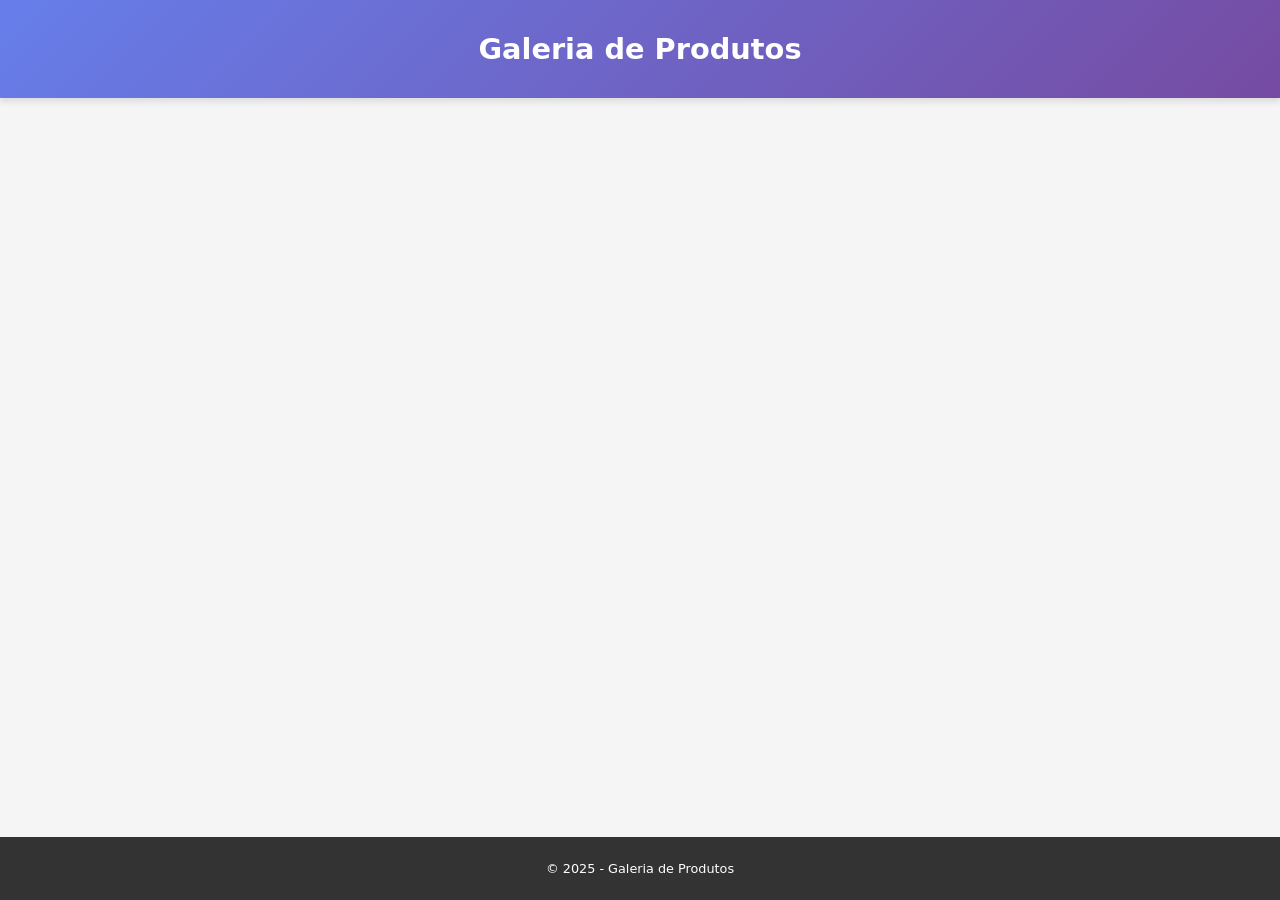
<file: exercises/index.html>
<!DOCTYPE html>
<html lang="pt-BR">
<head>
  <meta charset="UTF-8">
  <meta name="viewport" content="width=device-width, initial-scale=1.0">
  <title>Musculação OOP - Exercício 01</title>
  <link rel="stylesheet" href="styles.css">
</head>
<body>
  <div id="root"></div>
  <script type="module" src="pages/index.js"></script>
</body>
</html>
</file>
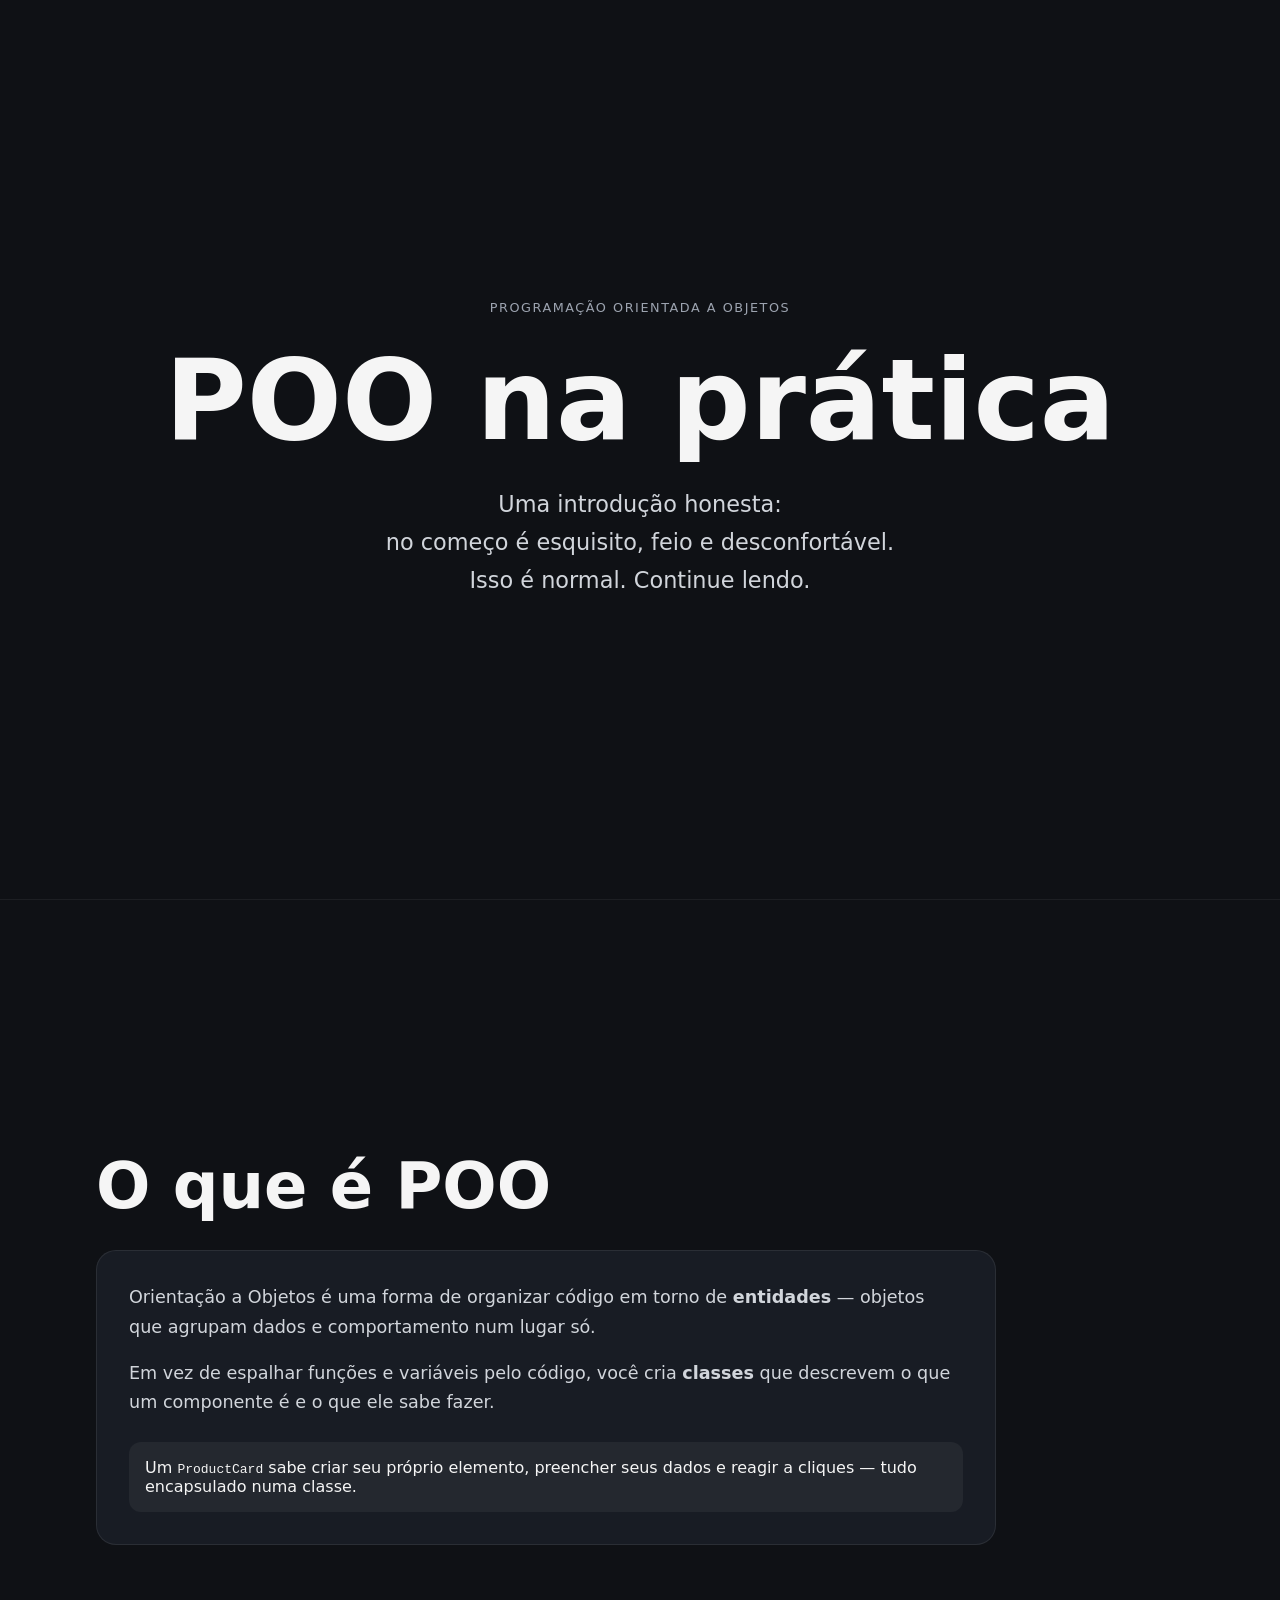
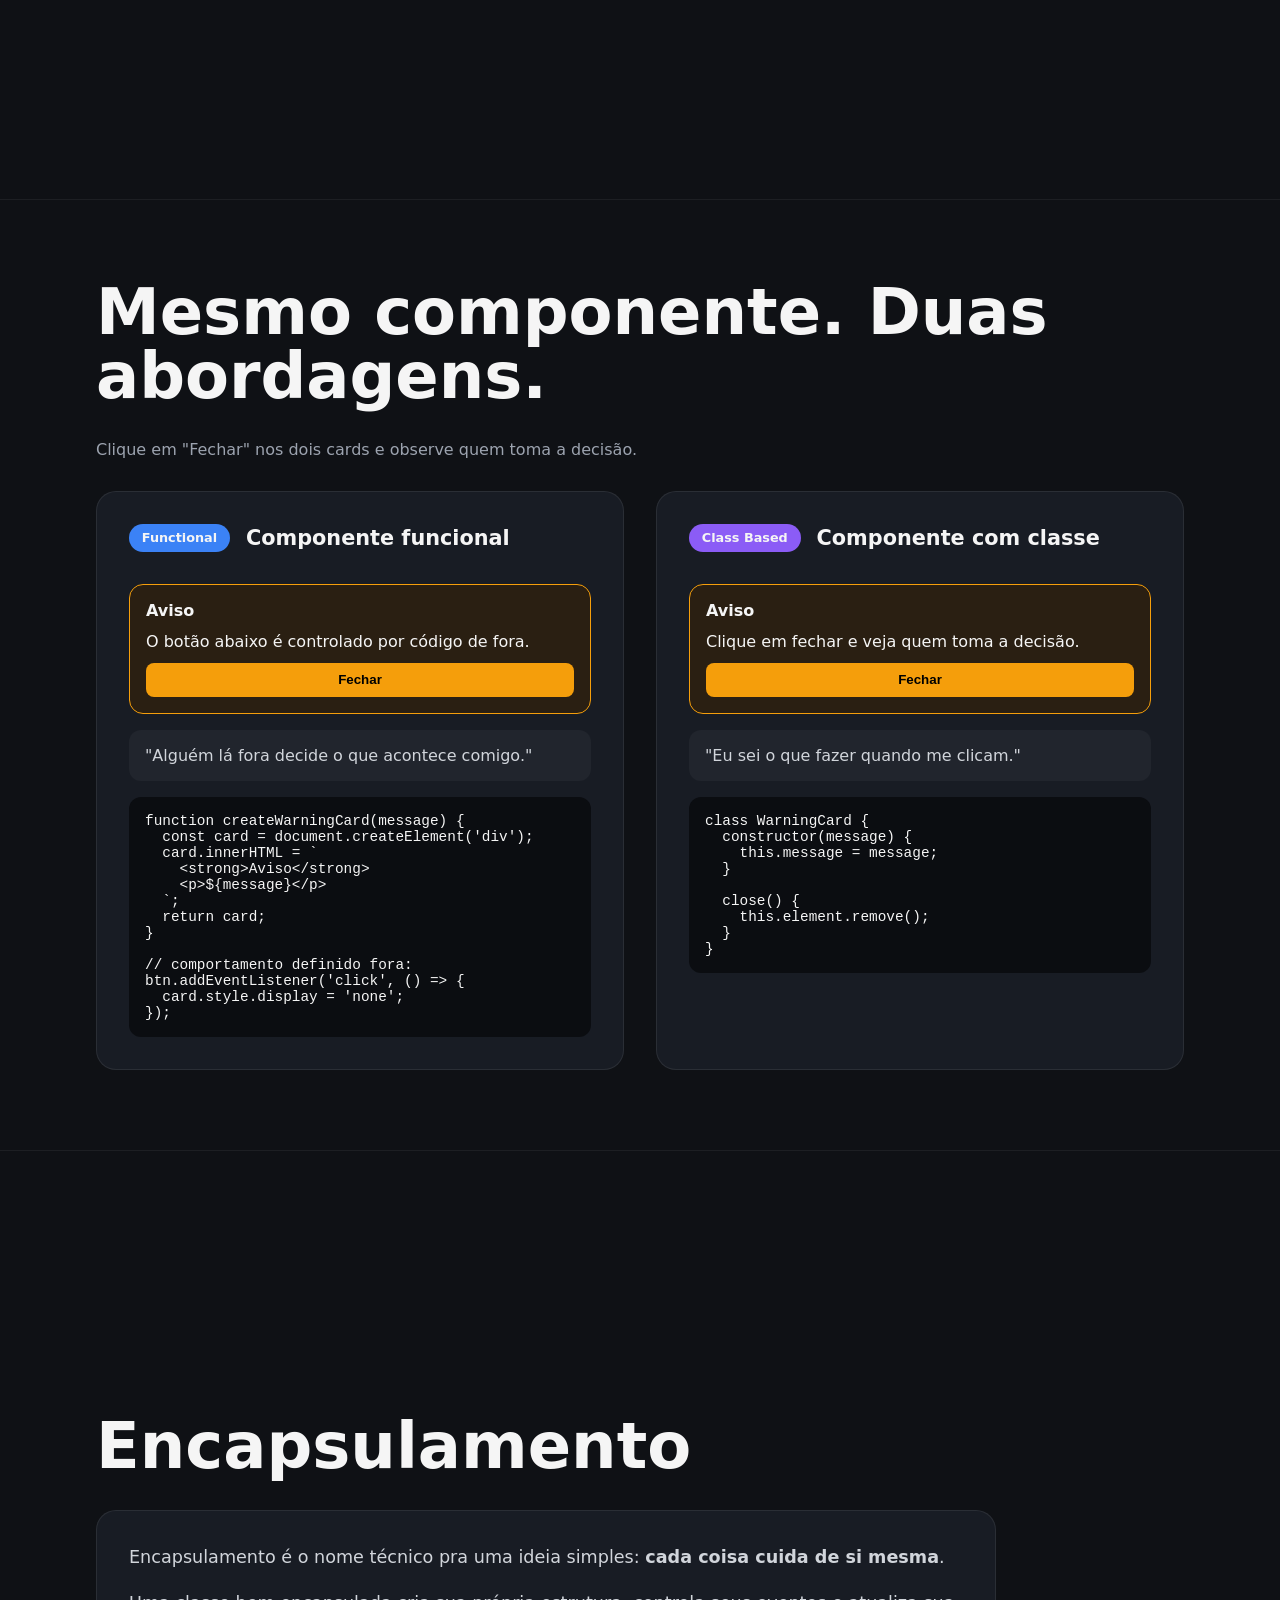
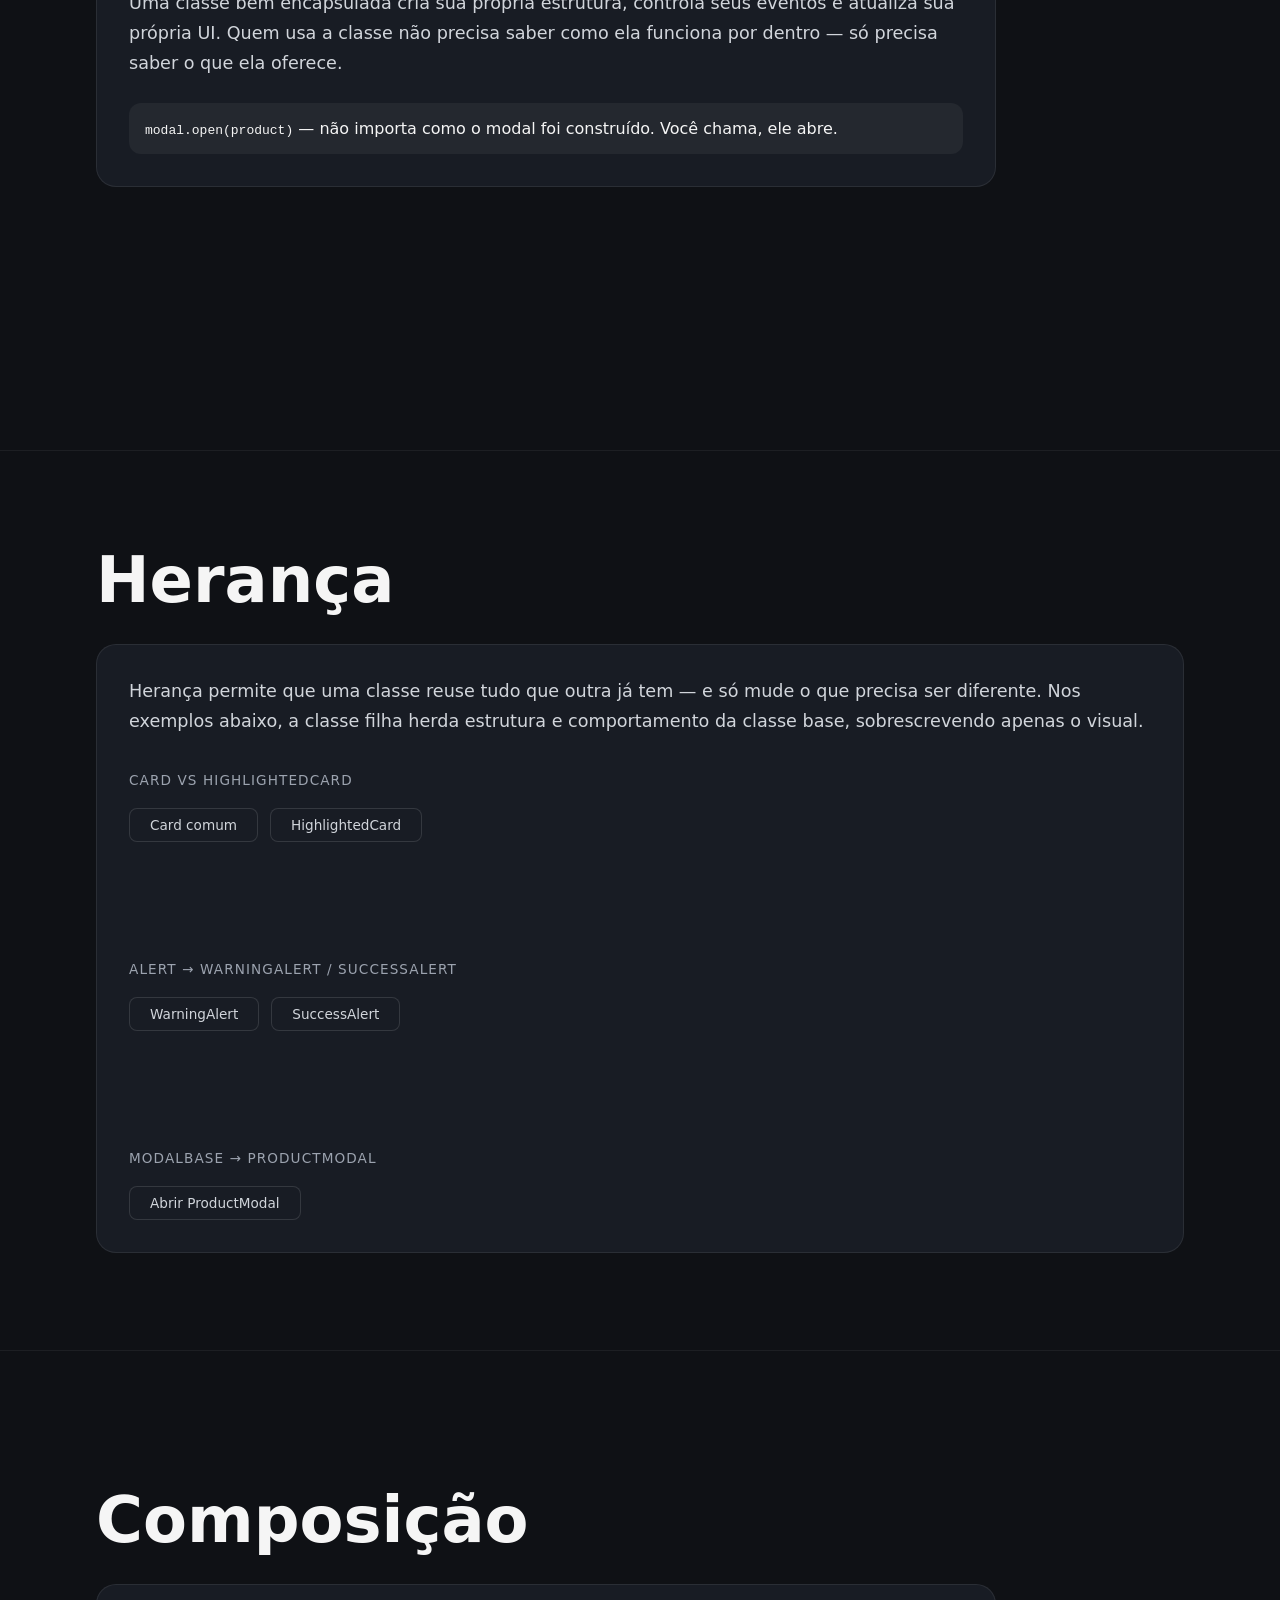
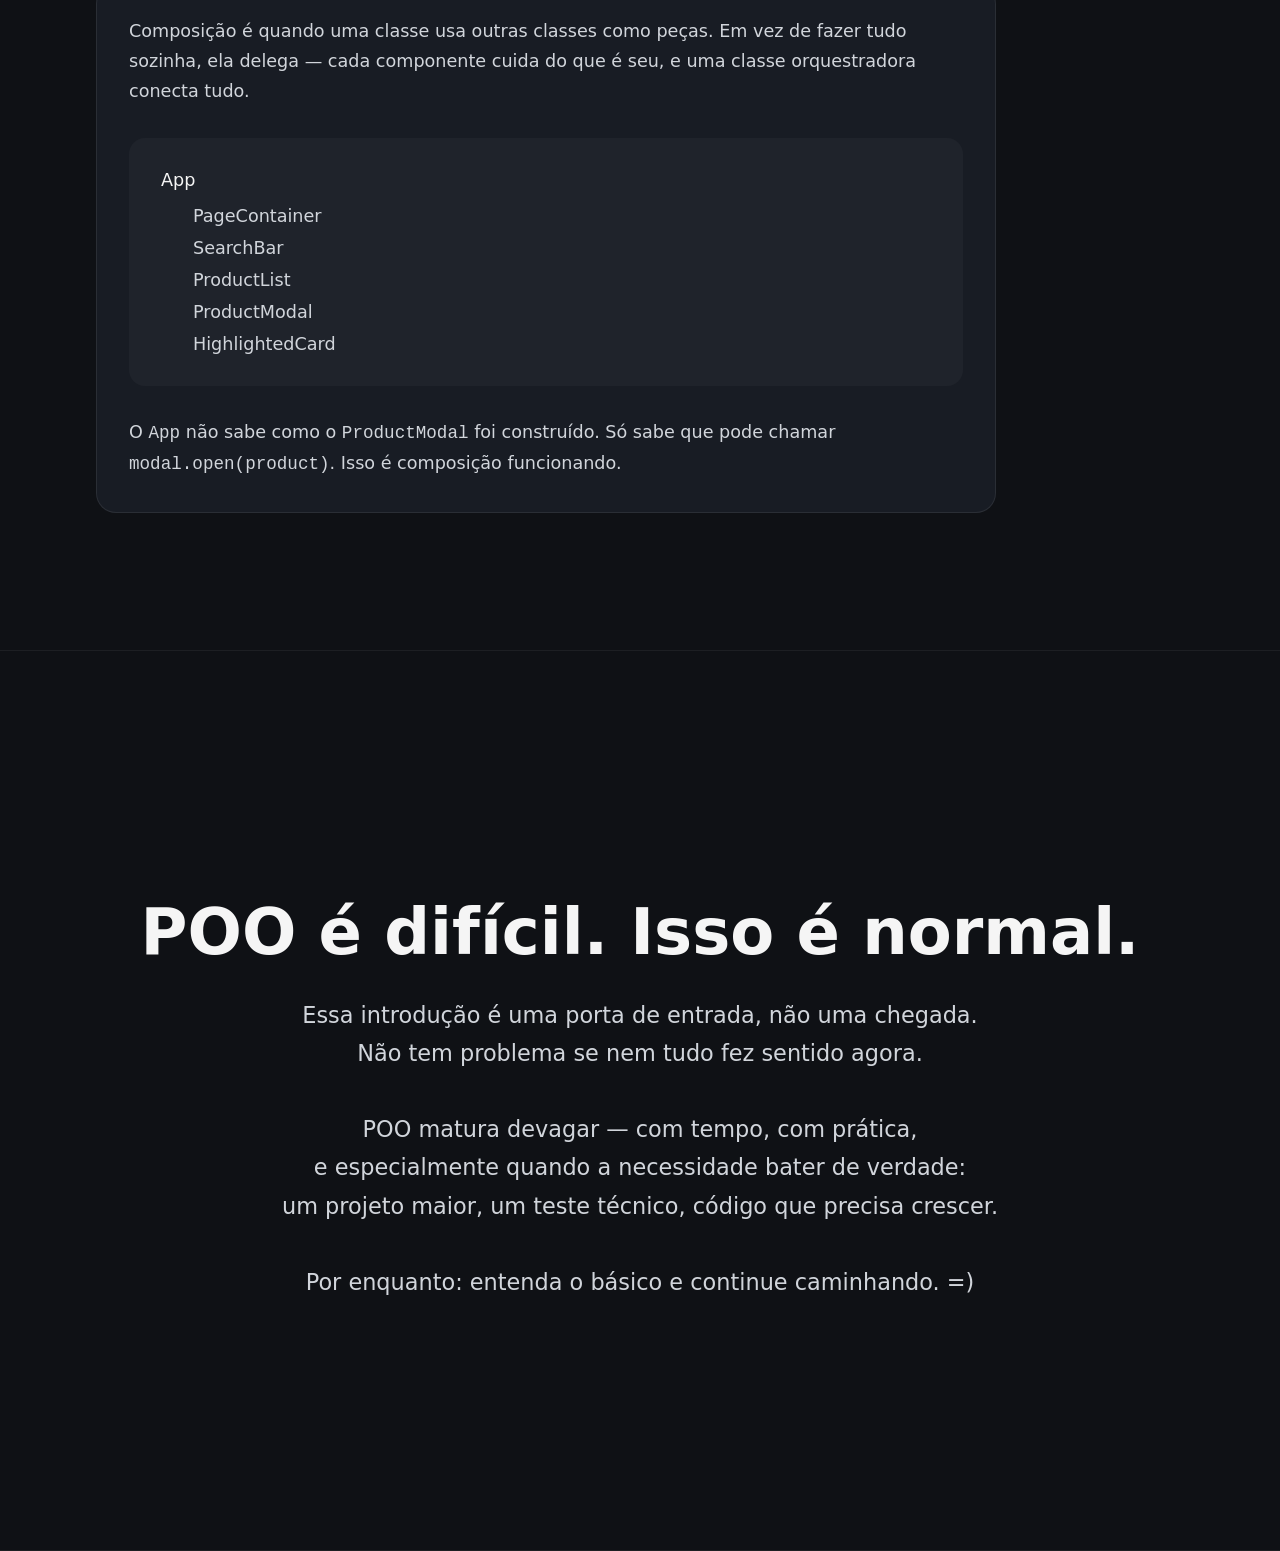
<file: presentation/index.html>
<!DOCTYPE html>
<html lang="pt-BR">
<head>
  <meta charset="UTF-8" />
  <meta name="viewport" content="width=device-width, initial-scale=1.0" />
  <title>POO na prática</title>
  <link rel="stylesheet" href="./styles.css" />
</head>
<body>

  <main class="presentation">

    <!-- HERO -->
    <section class="slide hero">
      <p class="eyebrow">Programação Orientada a Objetos</p>
      <h1>POO na prática</h1>
      <p class="hero-text">
        Uma introdução honesta: <br>
        no começo é esquisito, feio e desconfortável. <br>
        Isso é normal. Continue lendo.
      </p>
    </section>

    <!-- O QUE É POO -->
    <section class="slide">
      <h2>O que é POO</h2>

      <div class="card">
        <p>
          Orientação a Objetos é uma forma de organizar código em torno de <strong>entidades</strong> — objetos que agrupam dados e comportamento num lugar só.
        </p>

        <p style="margin-top: 1rem;">
          Em vez de espalhar funções e variáveis pelo código, você cria <strong>classes</strong> que descrevem o que um componente é e o que ele sabe fazer.
        </p>

        <div class="example-box">
          Um <code>ProductCard</code> sabe criar seu próprio elemento, preencher seus dados e reagir a cliques — tudo encapsulado numa classe.
        </div>
      </div>
    </section>

    <!-- FUNCTIONAL VS CLASS -->
    <section class="slide">
      <h2>Mesmo componente. Duas abordagens.</h2>

      <p style="color: #9ca3af; font-size: 1rem;">
        Clique em "Fechar" nos dois cards e observe quem toma a decisão.
      </p>

      <div class="comparison-grid">

        <!-- FUNCTIONAL -->
        <article class="approach functional">
          <div class="approach-header">
            <span class="badge functional-badge">Functional</span>
            <h3>Componente funcional</h3>
          </div>

          <div id="functional-demo-area"></div>

          <div class="speech">
            "Alguém lá fora decide o que acontece comigo."
          </div>

<pre><code>function createWarningCard(message) {
  const card = document.createElement('div');
  card.innerHTML = `
    &lt;strong&gt;Aviso&lt;/strong&gt;
    &lt;p&gt;${message}&lt;/p&gt;
  `;
  return card;
}

// comportamento definido fora:
btn.addEventListener('click', () => {
  card.style.display = 'none';
});</code></pre>
        </article>

        <!-- CLASS -->
        <article class="approach class-based">
          <div class="approach-header">
            <span class="badge class-badge">Class Based</span>
            <h3>Componente com classe</h3>
          </div>

          <div id="class-demo-area"></div>

          <div class="speech">
            "Eu sei o que fazer quando me clicam."
          </div>

<pre><code>class WarningCard {
  constructor(message) {
    this.message = message;
  }

  close() {
    this.element.remove();
  }
}</code></pre>
        </article>
      </div>
    </section>

    <!-- ENCAPSULATION -->
    <section class="slide">
      <h2>Encapsulamento</h2>

      <div class="card">
        <p>
          Encapsulamento é o nome técnico pra uma ideia simples: <strong>cada coisa cuida de si mesma</strong>.
        </p>

        <p style="margin-top: 1rem;">
          Uma classe bem encapsulada cria sua própria estrutura, controla seus eventos e atualiza sua própria UI. Quem usa a classe não precisa saber como ela funciona por dentro — só precisa saber o que ela oferece.
        </p>

        <div class="example-box">
          <code>modal.open(product)</code> — não importa como o modal foi construído. Você chama, ele abre.
        </div>
      </div>
    </section>

    <!-- INHERITANCE -->
    <section class="slide">
      <h2>Herança</h2>

      <div class="card card--full">
        <p>
          Herança permite que uma classe reuse tudo que outra já tem — e só mude o que precisa ser diferente. Nos exemplos abaixo, a classe filha herda estrutura e comportamento da classe base, sobrescrevendo apenas o visual.
        </p>

        <div style="display: flex; flex-direction: column; gap: 2.5rem; margin-top: 2rem;">

          <!-- Card vs HighlightedCard -->
          <div>
            <p style="margin-bottom: 1rem; color: #9ca3af; font-size: 0.85rem; text-transform: uppercase; letter-spacing: 0.08em;">Card vs HighlightedCard</p>
            <div class="inherit-btn-group">
              <button class="inherit-btn" onclick="renderCardDemo('normal')">Card comum</button>
              <button class="inherit-btn" onclick="renderCardDemo('highlighted')">HighlightedCard</button>
            </div>
            <div class="inherit-demo-area" id="card-inherit-demo"></div>
          </div>

          <!-- WarningAlert vs SuccessAlert -->
          <div>
            <p style="margin-bottom: 1rem; color: #9ca3af; font-size: 0.85rem; text-transform: uppercase; letter-spacing: 0.08em;">Alert → WarningAlert / SuccessAlert</p>
            <div class="inherit-btn-group">
              <button class="inherit-btn" onclick="renderAlertDemo('warning')">WarningAlert</button>
              <button class="inherit-btn" onclick="renderAlertDemo('success')">SuccessAlert</button>
            </div>
            <div class="inherit-demo-area" id="alert-inherit-demo"></div>
          </div>

          <!-- ProductModal -->
          <div>
            <p style="margin-bottom: 1rem; color: #9ca3af; font-size: 0.85rem; text-transform: uppercase; letter-spacing: 0.08em;">ModalBase → ProductModal</p>
            <div class="inherit-btn-group">
              <button class="inherit-btn" onclick="productModal.open({ name: 'Camiseta', price: 'R$ 49,90' })">Abrir ProductModal</button>
            </div>
          </div>

        </div>
      </div>
    </section>

    <!-- COMPOSITION -->
    <section class="slide">
      <h2>Composição</h2>

      <div class="card architecture">
        <p>
          Composição é quando uma classe usa outras classes como peças. Em vez de fazer tudo sozinha, ela delega — cada componente cuida do que é seu, e uma classe orquestradora conecta tudo.
        </p>

        <div class="tree">
          <div>App</div>
          <div class="tree-children">
            <div>PageContainer</div>
            <div>SearchBar</div>
            <div>ProductList</div>
            <div>ProductModal</div>
            <div>HighlightedCard</div>
          </div>
        </div>

        <p>
          O <code>App</code> não sabe como o <code>ProductModal</code> foi construído. Só sabe que pode chamar <code>modal.open(product)</code>. Isso é composição funcionando.
        </p>
      </div>
    </section>

    <!-- FINAL -->
    <section class="slide hero final">
      <h2>POO é difícil. Isso é normal.</h2>
      <p class="hero-text">
        Essa introdução é uma porta de entrada, não uma chegada. <br>
        Não tem problema se nem tudo fez sentido agora. <br><br>
        POO matura devagar — com tempo, com prática, <br>
        e especialmente quando a necessidade bater de verdade: <br>
        um projeto maior, um teste técnico, código que precisa crescer. <br><br>
        Por enquanto: entenda o básico e continue caminhando. =)
      </p>
    </section>

  </main>

  <script src="./main.js"></script>
</body>
</html>
</file>
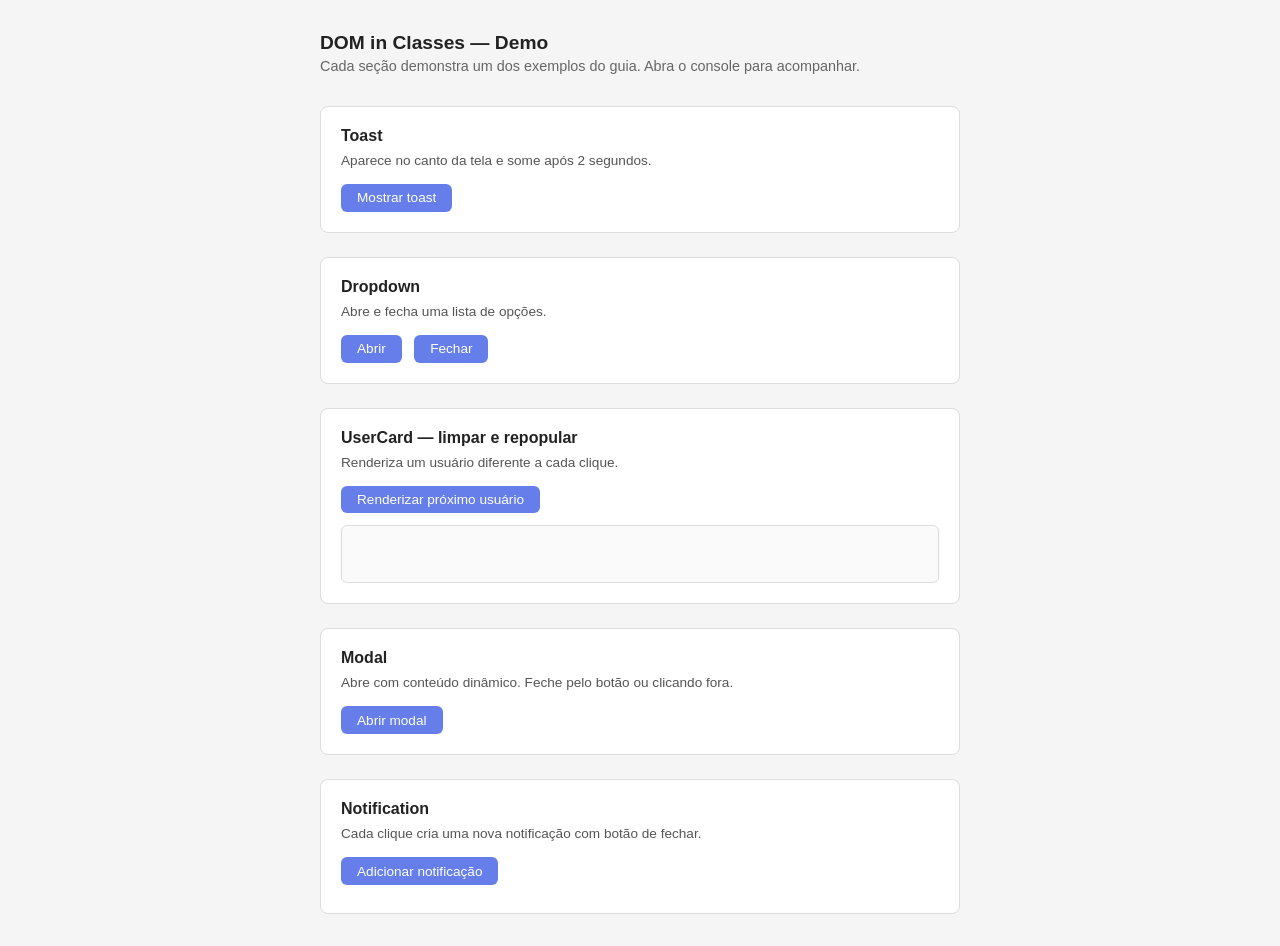
<file: exercises/exercise04/dom-in-classes-demo.html>
<!DOCTYPE html>
<html lang="pt-BR">
<head>
  <meta charset="UTF-8">
  <meta name="viewport" content="width=device-width, initial-scale=1.0">
  <title>DOM in Classes — Demo</title>
  <style>
    body {
      font-family: sans-serif;
      max-width: 640px;
      margin: 2rem auto;
      padding: 0 1rem;
      background: #f5f5f5;
      color: #222;
    }

    h1 { font-size: 1.2rem; margin-bottom: 0.25rem; }
    p.subtitle { color: #666; font-size: 0.9rem; margin-top: 0; margin-bottom: 2rem; }

    section {
      background: #fff;
      border: 1px solid #ddd;
      border-radius: 8px;
      padding: 1.25rem;
      margin-bottom: 1.5rem;
    }

    section h2 { font-size: 1rem; margin: 0 0 0.5rem; }
    section p  { font-size: 0.85rem; color: #555; margin: 0 0 1rem; }

    button {
      padding: 0.4rem 1rem;
      border: none;
      border-radius: 6px;
      background: #667eea;
      color: #fff;
      cursor: pointer;
      font-size: 0.85rem;
    }
    button:hover { background: #5a6fd6; }
    button + button { margin-left: 0.5rem; }

    /* Toast */
    .toast {
      position: fixed;
      bottom: 1.5rem;
      right: 1.5rem;
      background: #222;
      color: #fff;
      padding: 0.6rem 1.2rem;
      border-radius: 6px;
      font-size: 0.85rem;
      opacity: 0;
      transition: opacity 0.2s;
      pointer-events: none;
    }
    .toast.visible { opacity: 1; pointer-events: auto; }

    /* Dropdown */
    .dropdown-wrapper { position: relative; display: inline-block; }
    .dropdown-menu {
      position: absolute;
      top: 100%;
      left: 0;
      background: #fff;
      border: 1px solid #ddd;
      border-radius: 6px;
      padding: 0.5rem 0;
      margin-top: 4px;
      min-width: 160px;
      box-shadow: 0 4px 12px rgba(0,0,0,0.1);
      display: none;
    }
    .dropdown-menu.visible { display: block; }
    .dropdown-menu li { list-style: none; padding: 0.4rem 1rem; font-size: 0.85rem; cursor: pointer; }
    .dropdown-menu li:hover { background: #f0f0f0; }

    /* UserCard */
    .user-card {
      border: 1px solid #ddd;
      border-radius: 6px;
      padding: 0.75rem 1rem;
      margin-top: 0.75rem;
      font-size: 0.85rem;
      background: #fafafa;
      min-height: 2rem;
    }
    .user-card h2 { margin: 0 0 0.25rem; font-size: 0.95rem; }
    .user-card p  { margin: 0; color: #555; }

    /* Modal / Notification */
    .modal-overlay {
      position: fixed;
      inset: 0;
      background: rgba(0,0,0,0.45);
      display: none;
      align-items: center;
      justify-content: center;
      z-index: 100;
    }
    .modal-overlay.visible { display: flex; }
    .modal-box {
      background: #fff;
      border-radius: 10px;
      padding: 1.5rem;
      min-width: 280px;
      position: relative;
    }
    .modal-box h2 { margin: 0 0 0.5rem; font-size: 1rem; }
    .modal-box p  { margin: 0 0 1rem; font-size: 0.85rem; color: #555; }
    .modal-close {
      position: absolute;
      top: 0.75rem;
      right: 0.75rem;
      background: none;
      border: none;
      font-size: 1.1rem;
      cursor: pointer;
      color: #888;
      padding: 0;
    }
    .modal-close:hover { color: #222; background: none; }

    .notification {
      display: flex;
      align-items: center;
      justify-content: space-between;
      background: #eef2ff;
      border: 1px solid #c7d2fe;
      border-radius: 6px;
      padding: 0.6rem 0.75rem;
      margin-top: 0.5rem;
      font-size: 0.85rem;
      color: #3730a3;
    }
    .notification button {
      background: none;
      color: #3730a3;
      font-size: 1rem;
      padding: 0 0.25rem;
      margin: 0;
    }
    .notification button:hover { background: none; color: #1e1b6e; }

    #notification-area { margin-top: 0.5rem; }
  </style>
</head>
<body>

  <h1>DOM in Classes — Demo</h1>
  <p class="subtitle">Cada seção demonstra um dos exemplos do guia. Abra o console para acompanhar.</p>

  <!-- Toast -->
  <section>
    <h2>Toast</h2>
    <p>Aparece no canto da tela e some após 2 segundos.</p>
    <button onclick="showToast()">Mostrar toast</button>
  </section>

  <!-- Dropdown -->
  <section>
    <h2>Dropdown</h2>
    <p>Abre e fecha uma lista de opções.</p>
    <div class="dropdown-wrapper">
      <button onclick="dropdown.open()">Abrir</button>
      <button onclick="dropdown.close()">Fechar</button>
      <ul class="dropdown-menu" id="dropdown-menu">
        <li>Opção 1</li>
        <li>Opção 2</li>
        <li>Opção 3</li>
      </ul>
    </div>
  </section>

  <!-- UserCard -->
  <section>
    <h2>UserCard — limpar e repopular</h2>
    <p>Renderiza um usuário diferente a cada clique.</p>
    <button onclick="renderNextUser()">Renderizar próximo usuário</button>
    <div id="user-card-area"></div>
  </section>

  <!-- Modal -->
  <section>
    <h2>Modal</h2>
    <p>Abre com conteúdo dinâmico. Feche pelo botão ou clicando fora.</p>
    <button onclick="modal.open({ title: 'Produto Exemplo', body: 'Aqui entram os detalhes do produto.' })">Abrir modal</button>
  </section>

  <!-- Notification -->
  <section>
    <h2>Notification</h2>
    <p>Cada clique cria uma nova notificação com botão de fechar.</p>
    <button onclick="addNotification()">Adicionar notificação</button>
    <div id="notification-area"></div>
  </section>

  <script>
    // ─── Toast ───────────────────────────────────────────────
    class Toast {
      constructor(message) {
        this.element = document.createElement('div');
        this.element.className = 'toast';
        this.element.textContent = message;
        document.body.appendChild(this.element);
      }

      show() {
        this.element.classList.add('visible');
        setTimeout(() => this.hide(), 2000);
      }

      hide() {
        this.element.classList.remove('visible');
      }
    }

    function showToast() {
      const toast = new Toast('Salvo com sucesso!');
      toast.show();
    }

    // ─── Dropdown ────────────────────────────────────────────
    class Dropdown {
      constructor(menuElement) {
        this.menu = menuElement;
      }

      open() {
        this.menu.classList.add('visible');
      }

      close() {
        this.menu.classList.remove('visible');
      }
    }

    const dropdown = new Dropdown(document.getElementById('dropdown-menu'));

    // ─── UserCard ────────────────────────────────────────────
    class UserCard {
      constructor(containerElement) {
        this.element = document.createElement('div');
        this.element.className = 'user-card';
        containerElement.appendChild(this.element);
      }

      render(user) {
        this.element.innerHTML = '';

        const name = document.createElement('h2');
        name.textContent = user.name;

        const email = document.createElement('p');
        email.textContent = user.email;

        this.element.appendChild(name);
        this.element.appendChild(email);
      }
    }

    const users = [
      { name: 'Ana Silva', email: 'ana@email.com' },
      { name: 'Bruno Costa', email: 'bruno@email.com' },
      { name: 'Carla Dias', email: 'carla@email.com' },
    ];
    let userIndex = 0;
    const userCard = new UserCard(document.getElementById('user-card-area'));

    function renderNextUser() {
      userCard.render(users[userIndex % users.length]);
      userIndex++;
    }

    // ─── Modal ───────────────────────────────────────────────
    class Modal {
      constructor() {
        this.overlay = document.createElement('div');
        this.overlay.className = 'modal-overlay';

        this.box = document.createElement('div');
        this.box.className = 'modal-box';

        this.closeBtn = document.createElement('button');
        this.closeBtn.className = 'modal-close';
        this.closeBtn.textContent = '×';
        this.closeBtn.addEventListener('click', () => this.close());

        this.overlay.addEventListener('click', (e) => {
          if (e.target === this.overlay) this.close();
        });

        this.box.appendChild(this.closeBtn);
        this.overlay.appendChild(this.box);
        document.body.appendChild(this.overlay);
      }

      open(data) {
        this.box.innerHTML = '';
        this.box.appendChild(this.closeBtn);

        const title = document.createElement('h2');
        title.textContent = data.title;

        const body = document.createElement('p');
        body.textContent = data.body;

        this.box.appendChild(title);
        this.box.appendChild(body);

        this.overlay.classList.add('visible');
      }

      close() {
        this.overlay.classList.remove('visible');
      }
    }

    const modal = new Modal();

    // ─── Notification ─────────────────────────────────────────
    class Notification {
      constructor(message, containerElement) {
        this.element = document.createElement('div');
        this.element.className = 'notification';
        this.element.innerHTML = `<span>${message}</span>`;

        const closeBtn = document.createElement('button');
        closeBtn.textContent = '×';
        closeBtn.addEventListener('click', () => this.dismiss());

        this.element.appendChild(closeBtn);
        containerElement.appendChild(this.element);
      }

      dismiss() {
        this.element.remove();
      }
    }

    let notifCount = 0;
    function addNotification() {
      notifCount++;
      new Notification(
        `Notificação ${notifCount}`,
        document.getElementById('notification-area')
      );
    }
  </script>
</body>
</html>
</file>
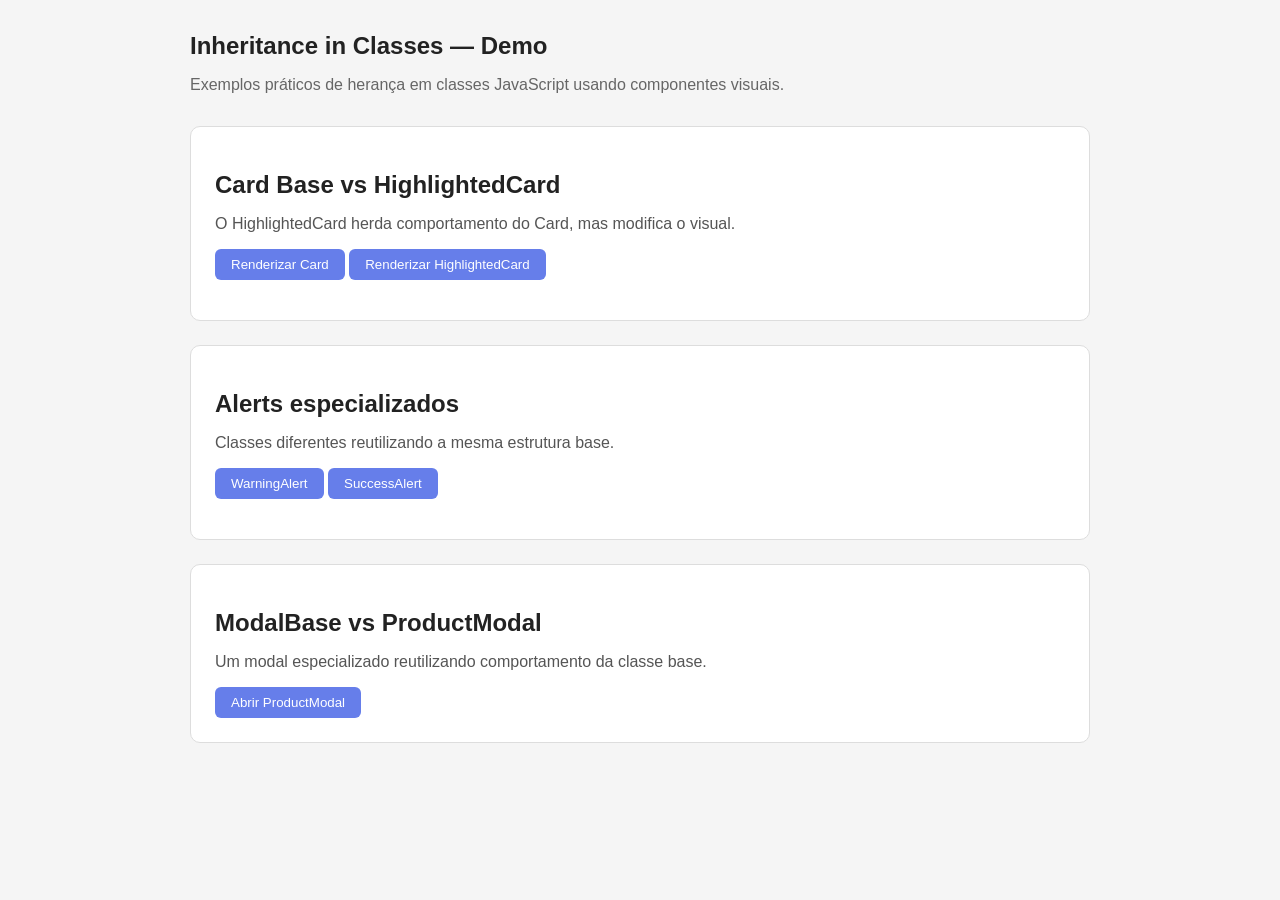
<file: exercises/exercise06/inheritance-demo.html>
<!DOCTYPE html>
<html lang="pt-BR">
<head>
  <meta charset="UTF-8">
  <meta name="viewport" content="width=device-width, initial-scale=1.0">
  <title>Inheritance in Classes — Demo</title>

  <style>
    body {
      font-family: sans-serif;
      background: #f5f5f5;
      max-width: 900px;
      margin: 2rem auto;
      padding: 0 1rem;
      color: #222;
    }

    h1 {
      font-size: 1.5rem;
      margin-bottom: 0.5rem;
    }

    p.subtitle {
      color: #666;
      margin-bottom: 2rem;
    }

    section {
      background: white;
      border-radius: 10px;
      padding: 1.5rem;
      margin-bottom: 1.5rem;
      border: 1px solid #ddd;
    }

    section h2 {
      margin-bottom: 0.5rem;
    }

    section p {
      color: #555;
      margin-bottom: 1rem;
    }

    button {
      padding: 0.5rem 1rem;
      border: none;
      border-radius: 6px;
      background: #667eea;
      color: white;
      cursor: pointer;
    }

    button:hover {
      background: #5a6fd6;
    }

    .demo-area {
      margin-top: 1rem;
    }

    /* ─── Card Base ───────────────────────── */

    .card {
      background: white;
      border: 1px solid #ddd;
      border-radius: 8px;
      padding: 1rem;
      margin-top: 1rem;
    }

    /* ─── Highlighted Card ───────────────── */

    .highlighted-card {
      background: white;
      border: 2px solid #667eea;
      border-radius: 12px;
      padding: 1.5rem;
      margin-top: 1rem;
      box-shadow: 0 4px 12px rgba(102, 126, 234, 0.2);
    }

    .highlighted-badge {
      display: inline-block;
      background: #667eea;
      color: white;
      font-size: 0.75rem;
      padding: 0.25rem 0.75rem;
      border-radius: 999px;
      margin-bottom: 1rem;
    }

    /* ─── Alert ──────────────────────────── */

    .alert {
      padding: 1rem;
      border-radius: 8px;
      margin-top: 1rem;
    }

    .warning-alert {
      background: #fff7ed;
      border: 1px solid #fdba74;
      color: #9a3412;
    }

    .success-alert {
      background: #ecfdf5;
      border: 1px solid #6ee7b7;
      color: #065f46;
    }

    /* ─── Modal ──────────────────────────── */

    .modal-overlay {
      position: fixed;
      inset: 0;
      background: rgba(0,0,0,0.5);
      display: none;
      align-items: center;
      justify-content: center;
    }

    .modal-overlay.visible {
      display: flex;
    }

    .modal-box {
      background: white;
      padding: 1.5rem;
      border-radius: 10px;
      width: 320px;
      position: relative;
    }

    .modal-close {
      position: absolute;
      top: 0.5rem;
      right: 0.75rem;
      background: none;
      border: none;
      font-size: 1.2rem;
      color: #777;
      cursor: pointer;
    }
  </style>
</head>
<body>

  <h1>Inheritance in Classes — Demo</h1>

  <p class="subtitle">
    Exemplos práticos de herança em classes JavaScript usando componentes visuais.
  </p>

  <!-- Card -->
  <section>
    <h2>Card Base vs HighlightedCard</h2>

    <p>
      O HighlightedCard herda comportamento do Card, mas modifica o visual.
    </p>

    <button onclick="renderNormalCard()">Renderizar Card</button>
    <button onclick="renderHighlightedCard()">Renderizar HighlightedCard</button>

    <div class="demo-area" id="card-demo"></div>
  </section>

  <!-- Alerts -->
  <section>
    <h2>Alerts especializados</h2>

    <p>
      Classes diferentes reutilizando a mesma estrutura base.
    </p>

    <button onclick="renderWarning()">WarningAlert</button>
    <button onclick="renderSuccess()">SuccessAlert</button>

    <div class="demo-area" id="alert-demo"></div>
  </section>

  <!-- Modal -->
  <section>
    <h2>ModalBase vs ProductModal</h2>

    <p>
      Um modal especializado reutilizando comportamento da classe base.
    </p>

    <button onclick="productModal.open({
      title: 'Camiseta',
      price: 'R$ 49,90'
    })">
      Abrir ProductModal
    </button>
  </section>

  <script>
    // ─── Card Base ─────────────────────────

    class Card {
      constructor(title) {
        this.title = title;
      }

      getView() {
        const element = document.createElement('div');

        element.className = 'card';
        element.textContent = this.title;

        return element;
      }
    }

    class HighlightedCard extends Card {
      getView() {
        const element = document.createElement('div');

        element.className = 'highlighted-card';

        element.innerHTML = `
          <div class="highlighted-badge">
            Destaque
          </div>

          <h3>${this.title}</h3>

          <p>Versão destacada do card.</p>
        `;

        return element;
      }
    }

    function renderNormalCard() {
      const area = document.getElementById('card-demo');

      area.innerHTML = '';

      const card = new Card('Card comum');

      area.appendChild(card.getView());
    }

    function renderHighlightedCard() {
      const area = document.getElementById('card-demo');

      area.innerHTML = '';

      const card = new HighlightedCard('Card em destaque');

      area.appendChild(card.getView());
    }

    // ─── Alerts ────────────────────────────

    class Alert {
      constructor(message) {
        this.message = message;
      }

      getView() {
        const element = document.createElement('div');

        element.className = 'alert';

        element.textContent = this.message;

        return element;
      }
    }

    class WarningAlert extends Alert {
      getView() {
        const element = super.getView();

        element.classList.add('warning-alert');

        return element;
      }
    }

    class SuccessAlert extends Alert {
      getView() {
        const element = super.getView();

        element.classList.add('success-alert');

        return element;
      }
    }

    function renderWarning() {
      const area = document.getElementById('alert-demo');

      area.innerHTML = '';

      const alert = new WarningAlert('Atenção: ação importante.');

      area.appendChild(alert.getView());
    }

    function renderSuccess() {
      const area = document.getElementById('alert-demo');

      area.innerHTML = '';

      const alert = new SuccessAlert('Produto salvo com sucesso.');

      area.appendChild(alert.getView());
    }

    // ─── Modal Base ───────────────────────

    class ModalBase {
      constructor() {
        this.overlay = document.createElement('div');
        this.overlay.className = 'modal-overlay';

        this.box = document.createElement('div');
        this.box.className = 'modal-box';

        this.closeBtn = document.createElement('button');
        this.closeBtn.className = 'modal-close';
        this.closeBtn.textContent = '×';

        this.closeBtn.addEventListener('click', () => this.close());

        this.overlay.addEventListener('click', (event) => {
          if (event.target === this.overlay) {
            this.close();
          }
        });

        this.box.appendChild(this.closeBtn);
        this.overlay.appendChild(this.box);

        document.body.appendChild(this.overlay);
      }

      open() {
        this.overlay.classList.add('visible');
      }

      close() {
        this.overlay.classList.remove('visible');
      }
    }

    class ProductModal extends ModalBase {
      open(product) {
        this.box.innerHTML = '';

        this.box.appendChild(this.closeBtn);

        const title = document.createElement('h2');
        title.textContent = product.title;

        const price = document.createElement('p');
        price.textContent = product.price;

        this.box.appendChild(title);
        this.box.appendChild(price);

        super.open();
      }
    }

    const productModal = new ProductModal();
  </script>

</body>
</html>
</file>
<file: exercises/styles.css>
* {
  margin: 0;
  padding: 0;
  box-sizing: border-box;
}

body {
  font-family: system-ui, 'Segoe UI', sans-serif;
  background: #f5f5f5;
  min-height: 100vh;
}

.page-container {
  min-height: 100vh;
  display: flex;
  flex-direction: column;
}

.header {
  background: linear-gradient(135deg, #667eea 0%, #764ba2 100%);
  color: white;
  padding: 2rem;
  text-align: center;
  box-shadow: 0 4px 6px rgba(0,0,0,0.1);
}

.title {
  font-size: 1.8rem;
  font-weight: 600;
}

.main-content {
  flex: 1;
  max-width: 1200px;
  width: 90%;
  margin: 2rem auto;
  padding: 1rem;
}

.footer {
  background: #333;
  color: white;
  text-align: center;
  padding: 1.5rem;
  font-size: 0.8rem;
}

/* ─── ProductCard ─────────────────────────────────────── */

.product-card {
  background: white;
  border-radius: 12px;
  overflow: hidden;
  box-shadow: 0 2px 8px rgba(0,0,0,0.1);
  transition: transform 0.2s, box-shadow 0.2s;
  cursor: pointer;
}

.product-card:hover {
  transform: translateY(-4px);
  box-shadow: 0 8px 20px rgba(0,0,0,0.15);
}

.product-image {
  width: 100%;
  height: 200px;
  object-fit: cover;
}

.product-title {
  font-size: 1.1rem;
  font-weight: 600;
  margin: 0.75rem 1rem 0.5rem;
}

.product-price {
  color: #e67e22;
  font-weight: 700;
  font-size: 1.2rem;
  margin: 0 1rem 1rem;
}

.products-grid {
  display: grid;
  grid-template-columns: repeat(auto-fill, minmax(260px, 1fr));
  gap: 1.5rem;
}

/* ─── ProductModal ────────────────────────────────────── */

.modal-overlay {
  position: fixed;
  top: 0;
  left: 0;
  width: 100%;
  height: 100%;
  background: rgba(0,0,0,0.7);
  z-index: 1000;
}

.modal-container {
  position: fixed;
  top: 50%;
  left: 50%;
  transform: translate(-50%, -50%);
  background: white;
  max-width: 500px;
  width: 90%;
  border-radius: 16px;
  z-index: 1001;
  overflow: hidden;
}

.modal-close {
  position: absolute;
  top: 1rem;
  right: 1rem;
  background: none;
  border: none;
  font-size: 1.5rem;
  cursor: pointer;
  color: #999;
}

.modal-close:hover {
  color: #333;
}

.modal-content {
  padding: 1.5rem;
}

/* ─── SearchBar ───────────────────────────────────────── */

.search-bar {
  display: flex;
  flex-direction: column;
  gap: 1rem;
  margin-bottom: 2rem;
}

.search-input {
  width: 100%;
  padding: 0.75rem 1rem;
  border: 2px solid #e0e0e0;
  border-radius: 8px;
  font-size: 1rem;
  font-family: inherit;
  transition: border-color 0.2s;
  outline: none;
}

.search-input:focus {
  border-color: #667eea;
}

.search-filters {
  display: flex;
  gap: 0.5rem;
  flex-wrap: wrap;
}

.filter-btn {
  padding: 0.4rem 1rem;
  border: 2px solid #e0e0e0;
  border-radius: 20px;
  background: white;
  font-size: 0.85rem;
  font-family: inherit;
  cursor: pointer;
  transition: all 0.2s;
}

.filter-btn:hover {
  border-color: #667eea;
  color: #667eea;
}

.filter-btn.active {
  background: #667eea;
  border-color: #667eea;
  color: white;
}

/* ─── HighlightedCard ─────────────────────────────────── */

.highlighted-card {
  background: white;
  border-radius: 16px;
  overflow: hidden;
  box-shadow: 0 4px 16px rgba(102, 126, 234, 0.2);
  cursor: pointer;
  margin-bottom: 2rem;
  display: grid;
  grid-template-columns: 1fr 1fr;
  border: 2px solid #667eea;
  transition: transform 0.3s, box-shadow 0.3s;
}

.highlighted-card:hover {
  transform: scale(1.02);
  box-shadow: 0 12px 32px rgba(102, 126, 234, 0.3);
}

.highlighted-card .product-image {
  height: 100%;
  min-height: 260px;
}

.highlighted-card-body {
  padding: 2rem;
  display: flex;
  flex-direction: column;
  justify-content: center;
  gap: 0.75rem;
}

.highlighted-badge {
  display: inline-block;
  background: linear-gradient(135deg, #667eea 0%, #764ba2 100%);
  color: white;
  font-size: 0.75rem;
  font-weight: 600;
  padding: 0.25rem 0.75rem;
  border-radius: 20px;
  text-transform: uppercase;
  letter-spacing: 0.05em;
  width: fit-content;
}

.highlighted-card .product-title {
  font-size: 1.4rem;
  margin: 0;
}

.highlighted-card .product-price {
  font-size: 1.5rem;
  margin: 0;
}
</file>
<file: presentation/styles.css>
* {
  margin: 0;
  padding: 0;
  box-sizing: border-box;
}

body {
  background: #0f1115;
  color: #f5f5f5;
  font-family: Inter, system-ui, sans-serif;
}

.presentation {
  width: 100%;
}

.slide {
  min-height: 100vh;
  padding: 5rem min(8vw, 6rem);
  display: flex;
  flex-direction: column;
  justify-content: center;
  gap: 2rem;
  border-bottom: 1px solid rgba(255,255,255,0.06);
}

.hero {
  text-align: center;
  align-items: center;
}

.eyebrow {
  text-transform: uppercase;
  letter-spacing: 0.12em;
  color: #9ca3af;
  font-size: 0.8rem;
}

h1 {
  font-size: clamp(3rem, 9vw, 7rem);
  line-height: 0.95;
}

h2 {
  font-size: clamp(2rem, 5vw, 4rem);
  line-height: 1;
}

h3 {
  font-size: 1.3rem;
}

.hero-text {
  font-size: 1.4rem;
  line-height: 1.7;
  color: #d1d5db;
}

/* ─── Card ───────────────────────────────────────────── */

.card {
  background: #181c24;
  border: 1px solid rgba(255,255,255,0.08);
  border-radius: 20px;
  padding: 2rem;
  max-width: 900px;
}

.card--full {
  max-width: 100%;
}

.card p,
.card li {
  font-size: 1.1rem;
  line-height: 1.7;
  color: #d1d5db;
}

.card ul {
  margin-top: 1rem;
  padding-left: 1.5rem;
}

/* ─── Comparison ─────────────────────────────────────── */

.comparison-grid {
  display: grid;
  grid-template-columns: 1fr 1fr;
  gap: 2rem;
}

.approach {
  background: #181c24;
  border-radius: 20px;
  padding: 2rem;
  border: 1px solid rgba(255,255,255,0.08);
}

.approach-header {
  display: flex;
  align-items: center;
  gap: 1rem;
  margin-bottom: 2rem;
}

.badge {
  padding: 0.4rem 0.8rem;
  border-radius: 999px;
  font-size: 0.8rem;
  font-weight: 700;
}

.functional-badge { background: #3b82f6; }
.class-badge      { background: #8b5cf6; }

.warning-card {
  background: #2a1f12;
  border: 1px solid #f59e0b;
  padding: 1rem;
  border-radius: 14px;
  display: flex;
  flex-direction: column;
  gap: 0.75rem;
  margin-bottom: 1rem;
}

.demo-btn {
  border: none;
  background: #f59e0b;
  color: black;
  padding: 0.6rem 1rem;
  border-radius: 8px;
  cursor: pointer;
  font-weight: 700;
}

.speech {
  padding: 1rem;
  background: rgba(255,255,255,0.04);
  border-radius: 12px;
  margin-bottom: 1rem;
  color: #d1d5db;
}

pre {
  overflow-x: auto;
  background: #0b0d11;
  padding: 1rem;
  border-radius: 12px;
  font-size: 0.9rem;
}

.example-box {
  margin-top: 1.5rem;
  background: rgba(255,255,255,0.05);
  padding: 1rem;
  border-radius: 12px;
}

/* ─── Inheritance demos ──────────────────────────────── */

.inherit-demo-area {
  margin-top: 1rem;
  min-height: 60px;
}

.inherit-btn-group {
  display: flex;
  gap: 0.75rem;
  flex-wrap: wrap;
}

.inherit-btn {
  padding: 0.5rem 1.25rem;
  border: 1px solid rgba(255,255,255,0.12);
  border-radius: 8px;
  background: #181c24;
  color: #d1d5db;
  cursor: pointer;
  font-size: 0.85rem;
  font-family: inherit;
  transition: all 0.15s;
}

.inherit-btn:hover {
  border-color: #667eea;
  color: #667eea;
}

.inherit-card {
  background: #181c24;
  border: 1px solid rgba(255,255,255,0.08);
  border-radius: 16px;
  padding: 1.5rem;
  max-width: 400px;
}

.inherit-card--highlighted {
  border-color: #667eea;
  box-shadow: 0 0 0 1px #667eea,
              0 8px 24px rgba(102,126,234,0.2);
}

.inherit-card-title {
  font-size: 1.1rem;
  font-weight: 600;
  color: #f5f5f5;
  margin-bottom: 0.5rem;
}

.inherit-card-body {
  color: #9ca3af;
  font-size: 0.9rem;
}

.inherit-badge {
  display: inline-block;
  background: linear-gradient(135deg, #667eea, #764ba2);
  color: white;
  font-size: 0.72rem;
  font-weight: 700;
  padding: 0.2rem 0.7rem;
  border-radius: 999px;
  text-transform: uppercase;
  letter-spacing: 0.06em;
  margin-bottom: 0.75rem;
}

.inherit-alert {
  display: flex;
  align-items: center;
  gap: 0.75rem;
  padding: 1rem 1.25rem;
  border-radius: 12px;
  font-size: 0.95rem;
  max-width: 420px;
}

.inherit-alert--warning {
  background: rgba(245,158,11,0.1);
  border: 1px solid rgba(245,158,11,0.3);
  color: #fbbf24;
}

.inherit-alert--success {
  background: rgba(16,185,129,0.1);
  border: 1px solid rgba(16,185,129,0.3);
  color: #34d399;
}

.inherit-alert-icon {
  font-size: 1.1rem;
  flex-shrink: 0;
}

.inherit-modal-overlay {
  position: fixed;
  inset: 0;
  background: rgba(0,0,0,0.7);
  display: none;
  align-items: center;
  justify-content: center;
  z-index: 100;
  backdrop-filter: blur(4px);
}

.inherit-modal-overlay.visible {
  display: flex;
}

.inherit-modal-box {
  background: #181c24;
  border: 1px solid rgba(255,255,255,0.1);
  border-radius: 20px;
  padding: 2rem;
  min-width: 320px;
  position: relative;
  box-shadow: 0 24px 48px rgba(0,0,0,0.4);
}

.inherit-modal-close {
  position: absolute;
  top: 1rem;
  right: 1rem;
  background: none;
  border: none;
  color: #6b7280;
  font-size: 1.3rem;
  cursor: pointer;
  line-height: 1;
  padding: 0;
}

.inherit-modal-close:hover { color: #f5f5f5; }

.inherit-modal-title {
  font-size: 1.4rem;
  font-weight: 700;
  color: #f5f5f5;
  margin-bottom: 0.5rem;
}

.inherit-modal-price {
  font-size: 1.2rem;
  font-weight: 700;
  color: #667eea;
  margin-bottom: 1rem;
}

.inherit-modal-desc {
  color: #6b7280;
  font-size: 0.85rem;
  line-height: 1.6;
}

/* ─── Composition ────────────────────────────────────── */

.architecture {
  display: flex;
  flex-direction: column;
  gap: 2rem;
}

.tree {
  background: rgba(255,255,255,0.03);
  padding: 2rem;
  border-radius: 16px;
  font-size: 1.1rem;
}

.tree-children {
  margin-top: 1rem;
  margin-left: 2rem;
  display: flex;
  flex-direction: column;
  gap: 0.75rem;
  color: #d1d5db;
}

/* ─── Responsive ─────────────────────────────────────── */

@media (max-width: 900px) {
  .comparison-grid {
    grid-template-columns: 1fr;
  }

  .slide {
    padding: 3rem 1.5rem;
  }
}
</file>
